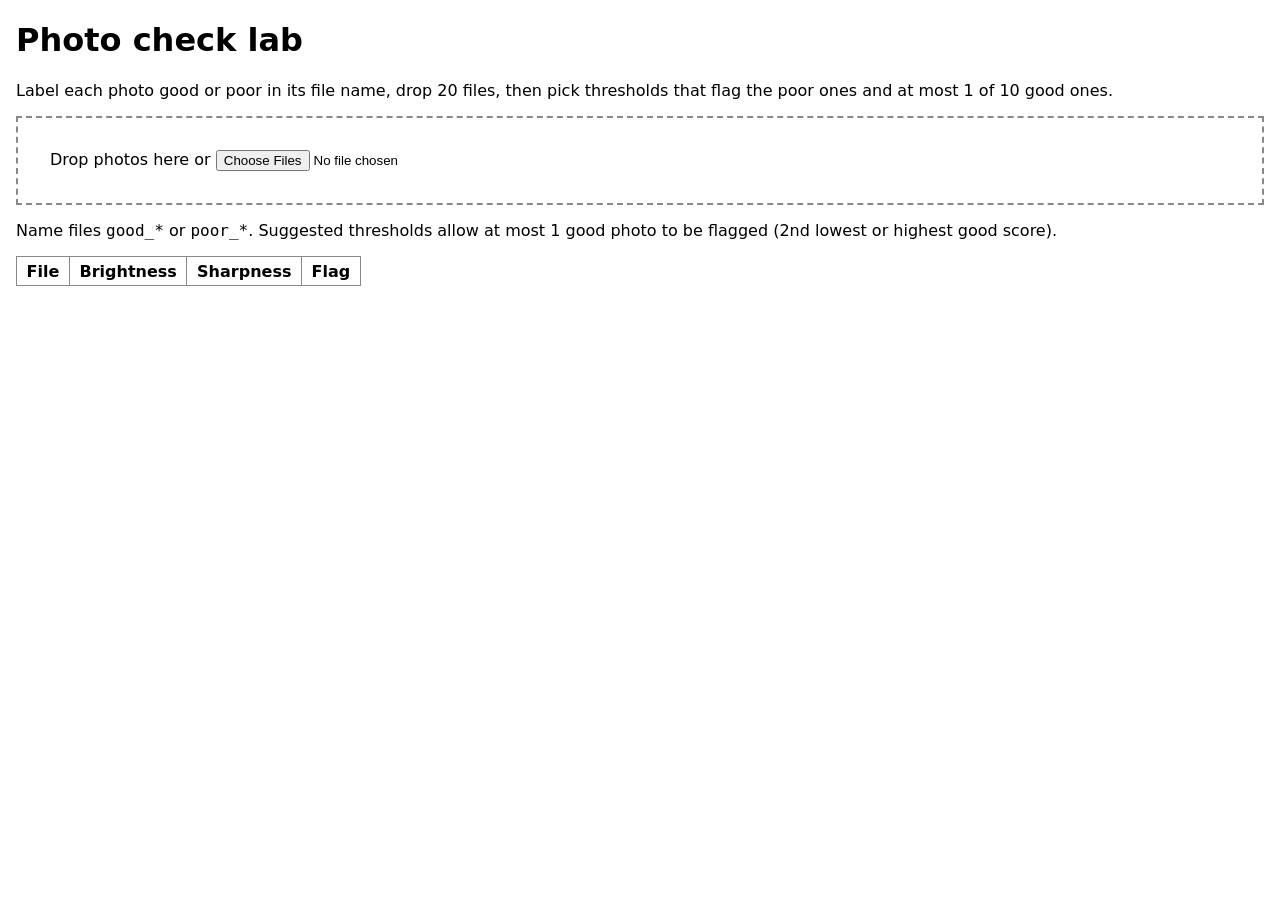
<file: frontend/design/photo_check_lab.html>
<!doctype html>
<!-- File: frontend/design/photo_check_lab.html (dev only). Drop photos; read brightness and sharpness. -->
<meta charset="utf-8"><title>Photo check lab</title>
<style>body{font:16px system-ui;margin:1rem}table{border-collapse:collapse}td,th{border:1px solid #888;padding:.3rem .6rem;text-align:end;font-variant-numeric:tabular-nums}#drop{border:2px dashed #888;padding:2rem;margin-block:1rem}</style>
<h1>Photo check lab</h1>
<p>Label each photo good or poor in its file name, drop 20 files, then pick thresholds that flag the poor ones and at most 1 of 10 good ones.</p>
<div id="drop" tabindex="0">Drop photos here or <input type="file" accept="image/*" multiple></div>
<p>Name files <code>good_*</code> or <code>poor_*</code>. Suggested thresholds allow at most 1 good photo to be flagged (2nd lowest or highest good score).</p>
<pre id="sug"></pre>
<table><thead><tr><th>File</th><th>Brightness</th><th>Sharpness</th><th>Flag</th></tr></thead><tbody id="rows"></tbody></table>
<script type="module">
import { scorePhoto } from "../js/features/photo-check.js";
const cfg = await fetch("../data/photo-check.json").then((r) => r.json());
const rows = document.getElementById("rows");
const all = [];
function suggest() {
  const good = all.filter((x) => /^good/i.test(x.name));
  const poor = all.filter((x) => /^poor/i.test(x.name));
  if (good.length < 3) { document.getElementById("sug").textContent = "Need good_* photos (10 recommended)."; return; }
  const asc = (k) => good.map((x) => x[k]).sort((a, b) => a - b);
  const second = (a) => a[Math.min(1, a.length - 1)];
  const sug = {
    dark_below: Math.floor(second(asc("b"))),
    bright_above: Math.ceil(second(asc("b").reverse())),
    blurry_below: Math.floor(second(asc("s")))
  };
  const caught = poor.filter((x) => x.b < sug.dark_below || x.b > sug.bright_above || x.s < sug.blurry_below).length;
  document.getElementById("sug").textContent = JSON.stringify(sug) + `\ngood: ${good.length}, poor: ${poor.length}, poor flagged: ${caught}`;
}

async function add(files) {
  for (const f of files) {
    const s = await scorePhoto(f, cfg.side);
    const flag = s.brightness < cfg.dark_below ? "dark" : s.brightness > cfg.bright_above ? "bright" : s.sharpness < cfg.blurry_below ? "blurry" : "";
    const tr = rows.insertRow();
    all.push({ name: f.name, b: s.brightness, s: s.sharpness });
    suggest();
    [f.name, s.brightness.toFixed(1), s.sharpness.toFixed(1), flag].forEach((v) => (tr.insertCell().textContent = v));
  }
}
const drop = document.getElementById("drop");
drop.addEventListener("dragover", (e) => e.preventDefault());
drop.addEventListener("drop", (e) => { e.preventDefault(); add(e.dataTransfer.files); });
drop.querySelector("input").addEventListener("change", (e) => add(e.target.files));
</script>
</file>
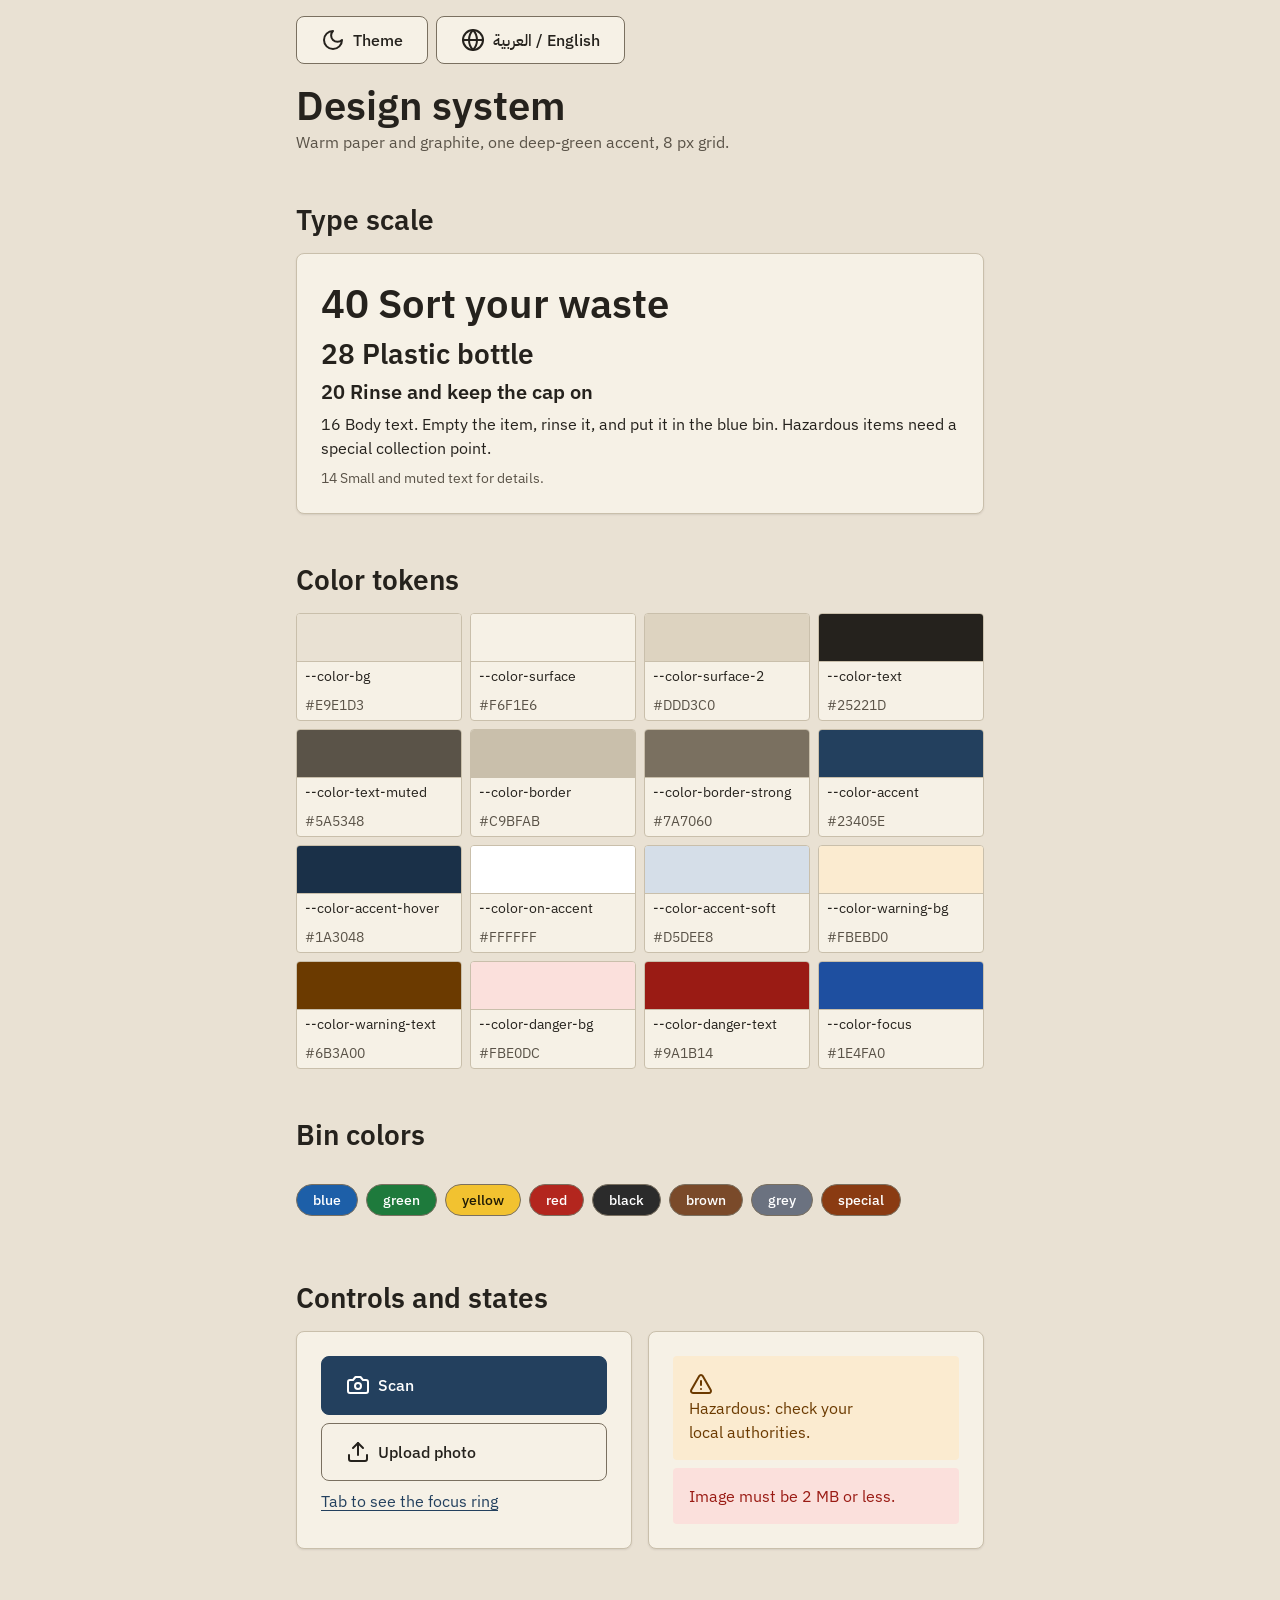
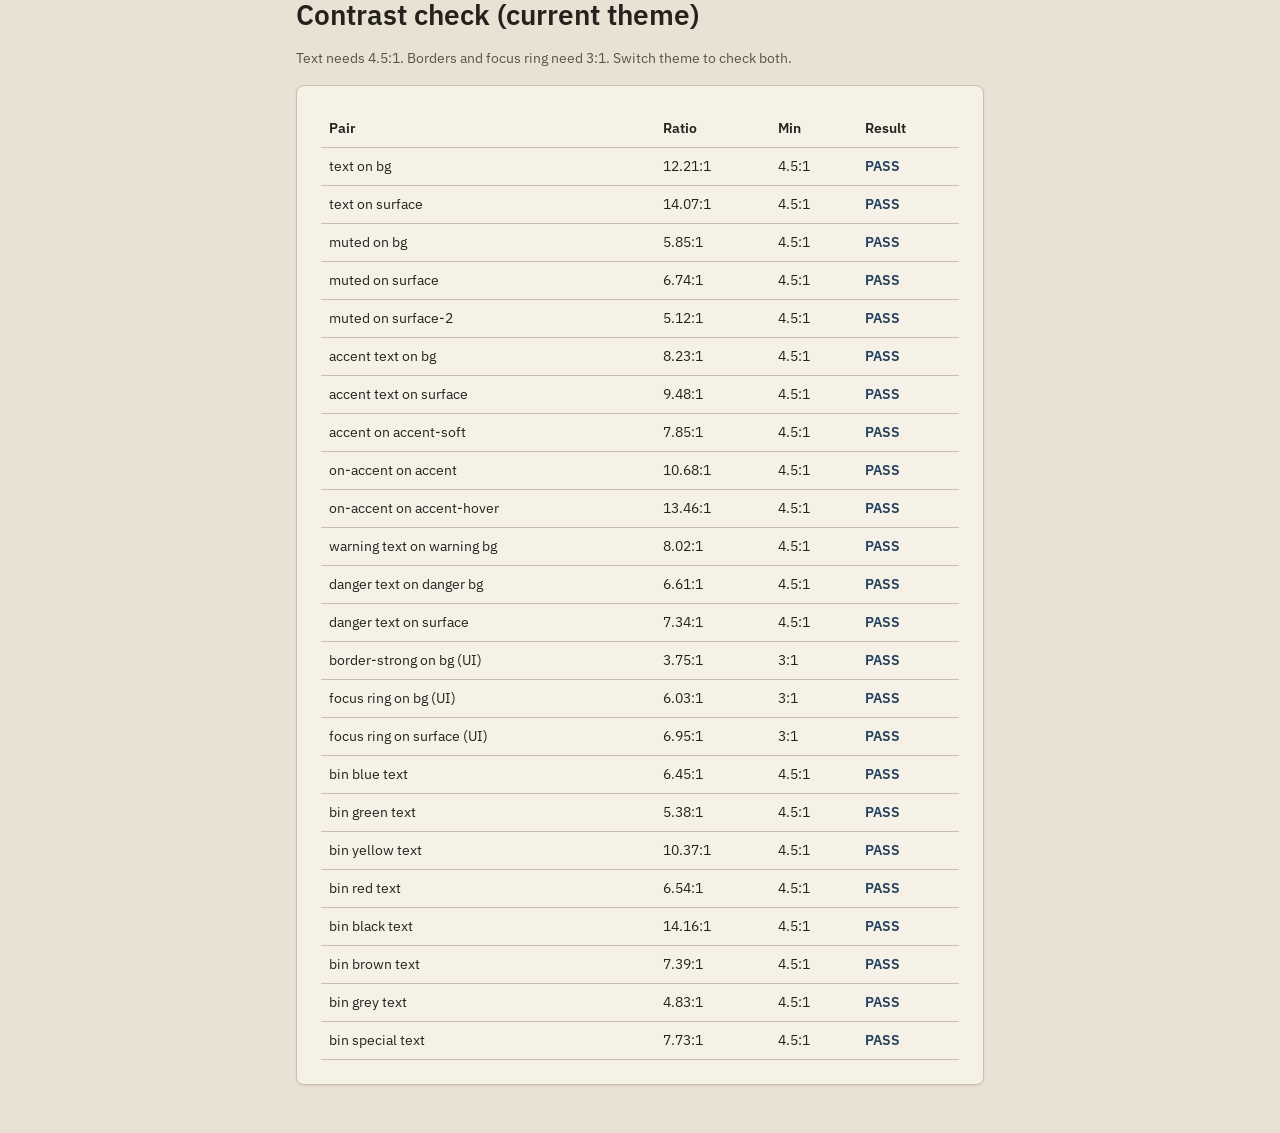
<file: frontend/design/preview.html>
<!-- File: frontend/design/preview.html -->
<!doctype html>
<!-- Design preview
     Design-system preview (not shipped to users). Serve over HTTP (cd frontend && python3 -m http.server 8000)
     and open /design/preview.html so the icon sprite and fonts load. Toggle theme and language;
     the contrast table recomputes from the live tokens. -->
<html lang="en" dir="ltr">
<head>
<meta charset="utf-8">
<meta name="viewport" content="width=device-width, initial-scale=1">
<title>Design system preview</title>
<link rel="stylesheet" href="../css/tokens.css">
<link rel="stylesheet" href="../css/base.css">
<style>
  /* Preview-only classes (not part of the shipped app) */
  .pv-bar { display: flex; flex-wrap: wrap; gap: var(--space-1); padding-block: var(--space-2); }
  .pv-btn { display: inline-flex; align-items: center; gap: var(--space-1); min-block-size: var(--target-min); padding-inline: var(--space-3); border: 1px solid var(--color-border-strong); border-radius: var(--radius-md); background: var(--color-surface); color: var(--color-text); font-weight: var(--fw-medium); transition: transform var(--dur-fast) var(--ease-out); }
  .pv-btn:active { transform: scale(0.98); }
  .pv-btn--primary { background: var(--color-accent); border-color: var(--color-accent); color: var(--color-on-accent); }
  .pv-btn--primary:hover { background: var(--color-accent-hover); }
  .pv-section { margin-block: var(--space-6); display: grid; gap: var(--space-2); }
  .pv-card { padding: var(--space-3); background: var(--color-surface); border: 1px solid var(--color-border); border-radius: var(--radius-md); box-shadow: var(--shadow-1); display: grid; gap: var(--space-1); }
  .pv-grid { display: grid; grid-template-columns: repeat(auto-fill, minmax(140px, 1fr)); gap: var(--space-1); }
  .pv-swatch { border: 1px solid var(--color-border); border-radius: var(--radius-sm); overflow: hidden; background: var(--color-surface); font-size: var(--fs-sm); }
  .pv-chip { block-size: var(--space-6); border-block-end: 1px solid var(--color-border); }
  .pv-swatch span { display: block; padding: var(--space-0) var(--space-1); }
  .pv-note { padding: var(--space-2); border-radius: var(--radius-sm); }
  .pv-warn { background: var(--color-warning-bg); color: var(--color-warning-text); }
  .pv-danger { background: var(--color-danger-bg); color: var(--color-danger-text); }
  .pv-table { inline-size: 100%; border-collapse: collapse; font-size: var(--fs-sm); }
  .pv-table th, .pv-table td { padding: var(--space-1); text-align: start; border-block-end: 1px solid var(--color-border); }
  .pv-pass { color: var(--color-accent); font-weight: var(--fw-semibold); }
  .pv-fail { color: var(--color-danger-text); font-weight: var(--fw-semibold); }
  .pv-grid2 { display: grid; gap: var(--space-2); }
  @media (min-width: 900px) { .pv-grid2 { grid-template-columns: 1fr 1fr; } }
</style>
</head>
<body>
<main class="container">
  <div class="pv-bar">
    <button class="pv-btn" id="btn-theme" type="button"><svg class="icon"><use href="../assets/icons.svg#moon"/></svg><span>Theme</span></button>
    <button class="pv-btn" id="btn-lang" type="button"><svg class="icon"><use href="../assets/icons.svg#globe"/></svg><span>العربية / English</span></button>
  </div>

  <h1 data-en="Design system" data-ar="نظام التصميم">Design system</h1>
  <p class="text-muted" data-en="Warm paper and graphite, one deep-green accent, 8 px grid." data-ar="ورق دافئ وجرافيت، لون أخضر داكن واحد، شبكة 8 بكسل.">Warm paper and graphite, one deep-green accent, 8 px grid.</p>

  <section class="pv-section" aria-labelledby="h-type">
    <h2 id="h-type" data-en="Type scale" data-ar="سلّم الخطوط">Type scale</h2>
    <div class="pv-card">
      <h1 data-en="40 Sort your waste" data-ar="٤٠ افرز نفاياتك">40 Sort your waste</h1>
      <h2 data-en="28 Plastic bottle" data-ar="٢٨ زجاجة بلاستيك">28 Plastic bottle</h2>
      <h3 data-en="20 Rinse and keep the cap on" data-ar="٢٠ اشطفها وأبقِ الغطاء">20 Rinse and keep the cap on</h3>
      <p data-en="16 Body text. Empty the item, rinse it, and put it in the blue bin. Hazardous items need a special collection point." data-ar="١٦ نص أساسي. أفرغ العبوة، اشطفها، وضعها في الحاوية الزرقاء. المواد الخطرة تحتاج إلى نقطة جمع خاصة.">16 Body text. Empty the item, rinse it, and put it in the blue bin. Hazardous items need a special collection point.</p>
      <p class="text-sm text-muted" data-en="14 Small and muted text for details." data-ar="١٤ نص صغير خافت للتفاصيل.">14 Small and muted text for details.</p>
    </div>
  </section>

  <section class="pv-section" aria-labelledby="h-color">
    <h2 id="h-color" data-en="Color tokens" data-ar="ألوان النظام">Color tokens</h2>
    <div class="pv-grid" id="swatches"></div>
  </section>

  <section class="pv-section" aria-labelledby="h-bins">
    <h2 id="h-bins" data-en="Bin colors" data-ar="ألوان الحاويات">Bin colors</h2>
    <div class="pv-bar" id="bins"></div>
  </section>

  <section class="pv-section" aria-labelledby="h-ui">
    <h2 id="h-ui" data-en="Controls and states" data-ar="عناصر التحكم والحالات">Controls and states</h2>
    <div class="pv-grid2">
      <div class="pv-card">
        <button class="pv-btn pv-btn--primary" type="button"><svg class="icon"><use href="../assets/icons.svg#camera"/></svg><span data-en="Scan" data-ar="مسح">Scan</span></button>
        <button class="pv-btn" type="button"><svg class="icon"><use href="../assets/icons.svg#upload"/></svg><span data-en="Upload photo" data-ar="رفع صورة">Upload photo</span></button>
        <a href="#h-ui" data-en="Tab to see the focus ring" data-ar="اضغط Tab لرؤية إطار التركيز">Tab to see the focus ring</a>
      </div>
      <div class="pv-card">
        <p class="pv-note pv-warn"><svg class="icon"><use href="../assets/icons.svg#triangle-alert"/></svg><span data-en="Hazardous: check your local authorities." data-ar="مواد خطرة: راجع الجهات المحلية.">Hazardous: check your local authorities.</span></p>
        <p class="pv-note pv-danger" data-en="Image must be 2 MB or less." data-ar="يجب ألا يتجاوز حجم الصورة 2 ميغابايت.">Image must be 2 MB or less.</p>
      </div>
    </div>
  </section>

  <section class="pv-section" aria-labelledby="h-ratio">
    <h2 id="h-ratio" data-en="Contrast check (current theme)" data-ar="فحص التباين (السمة الحالية)">Contrast check (current theme)</h2>
    <p class="text-sm text-muted" data-en="Text needs 4.5:1. Borders and focus ring need 3:1. Switch theme to check both." data-ar="النص يحتاج 4.5:1. الحدود وإطار التركيز يحتاجان 3:1. بدّل السمة لفحص الاثنتين.">Text needs 4.5:1. Borders and focus ring need 3:1. Switch theme to check both.</p>
    <div class="pv-card"><table class="pv-table"><thead><tr><th>Pair</th><th>Ratio</th><th>Min</th><th>Result</th></tr></thead><tbody id="ratios"></tbody></table></div>
  </section>
</main>

<script>
const root = document.documentElement;
const tok = (n) => getComputedStyle(root).getPropertyValue(n).trim();
const lum = (h) => {
  const c = [1, 3, 5].map((i) => { const v = parseInt(h.slice(i, i + 2), 16) / 255; return v <= 0.03928 ? v / 12.92 : ((v + 0.055) / 1.055) ** 2.4; });
  return 0.2126 * c[0] + 0.7152 * c[1] + 0.0722 * c[2];
};
const ratio = (a, b) => { const [x, y] = [lum(a), lum(b)].sort((p, q) => q - p); return (x + 0.05) / (y + 0.05); };
const bins = ["blue", "green", "yellow", "red", "black", "brown", "grey", "special"];
const colors = ["bg", "surface", "surface-2", "text", "text-muted", "border", "border-strong", "accent", "accent-hover", "on-accent", "accent-soft", "warning-bg", "warning-text", "danger-bg", "danger-text", "focus"];
const swatchCss = document.createElement("style");
swatchCss.textContent = colors.map((c) => ".pv-c-" + c + "{background:var(--color-" + c + ")}").join("");
document.head.append(swatchCss);
const pairs = [
  ["text on bg", "text", "bg", 4.5], ["text on surface", "text", "surface", 4.5],
  ["muted on bg", "text-muted", "bg", 4.5], ["muted on surface", "text-muted", "surface", 4.5],
  ["muted on surface-2", "text-muted", "surface-2", 4.5],
  ["accent text on bg", "accent", "bg", 4.5], ["accent text on surface", "accent", "surface", 4.5],
  ["accent on accent-soft", "accent", "accent-soft", 4.5],
  ["on-accent on accent", "on-accent", "accent", 4.5], ["on-accent on accent-hover", "on-accent", "accent-hover", 4.5],
  ["warning text on warning bg", "warning-text", "warning-bg", 4.5], ["danger text on danger bg", "danger-text", "danger-bg", 4.5],
  ["danger text on surface", "danger-text", "surface", 4.5],
  ["border-strong on bg (UI)", "border-strong", "bg", 3], ["focus ring on bg (UI)", "focus", "bg", 3],
  ["focus ring on surface (UI)", "focus", "surface", 3],
].map(([l, f, b, m]) => [l, "--color-" + f, "--color-" + b, m]);
bins.forEach((n) => pairs.push(["bin " + n + " text", "--bin-" + n + "-fg", "--bin-" + n + "-bg", 4.5]));

function el(tag, cls, text) { const e = document.createElement(tag); if (cls) e.className = cls; if (text !== undefined) e.textContent = text; return e; }

function build() {
  const sw = document.getElementById("swatches"); sw.replaceChildren();
  colors.forEach((c) => {
    const s = el("div", "pv-swatch"), chip = el("div", "pv-chip");
    chip.classList.add("pv-c-" + c);
    s.append(chip, el("span", "", "--color-" + c), el("span", "text-muted", tok("--color-" + c)));
    sw.append(s);
  });
  const bw = document.getElementById("bins"); bw.replaceChildren();
  bins.forEach((n) => bw.append(el("span", "bin bin--" + n, n)));
}

function check() {
  const body = document.getElementById("ratios"); body.replaceChildren();
  pairs.forEach(([label, f, b, min]) => {
    const r = ratio(tok(f), tok(b)), ok = r >= min, tr = el("tr");
    tr.append(el("td", "", label), el("td", "", r.toFixed(2) + ":1"), el("td", "", min + ":1"), el("td", ok ? "pv-pass" : "pv-fail", ok ? "PASS" : "FAIL"));
    body.append(tr);
  });
}

function effectiveTheme() {
  return root.dataset.theme || (matchMedia("(prefers-color-scheme: dark)").matches ? "dark" : "light");
}
function refresh() { build(); check(); }

document.getElementById("btn-theme").addEventListener("click", () => {
  root.dataset.theme = effectiveTheme() === "dark" ? "light" : "dark";
  refresh();
});
document.getElementById("btn-lang").addEventListener("click", () => {
  const ar = root.lang !== "ar";
  root.lang = ar ? "ar" : "en";
  root.dir = ar ? "rtl" : "ltr";
  document.querySelectorAll("[data-en]").forEach((n) => { n.textContent = n.dataset[ar ? "ar" : "en"]; });
});
matchMedia("(prefers-color-scheme: dark)").addEventListener("change", refresh);
refresh();
</script>
</body>
</html>
</file>
<file: frontend/css/tokens.css>
/* File: frontend/css/tokens.css */
/*
   Design tokens. D3 kraft and ink (D-020): light = kraft paper, dark = warm graphite, one ink-blue accent. Flat colors, no texture.
   Theme: data-theme="light|dark" on <html>; default is light.
   All colors are 6-digit hex (the preview page reads them to verify AA contrast). */

:root {
  color-scheme: light;

  /* Surfaces and text */
  --color-bg: #E9E1D3;
  --color-surface: #F6F1E6;
  --color-surface-2: #DDD3C0;
  --color-text: #25221D;
  --color-text-muted: #5A5348;
  --color-border: #C9BFAB;
  --color-border-strong: #7A7060;

  /* Brand accent (deep green) */
  --color-accent: #23405E;
  --color-accent-hover: #1A3048;
  --color-on-accent: #FFFFFF;
  --color-accent-soft: #D5DEE8;

  /* Status */
  --color-warning-bg: #FBEBD0;
  --color-warning-text: #6B3A00;
  --color-danger-bg: #FBE0DC;
  --color-danger-text: #9A1B14;

  /* Focus ring */
  --color-focus: #1E4FA0;

  /* Bin colors (semantic): -bg fill, -fg text on that fill */
  --bin-blue-bg: #1D5FA8;    --bin-blue-fg: #FFFFFF;
  --bin-green-bg: #1E7A3C;   --bin-green-fg: #FFFFFF;
  --bin-yellow-bg: #F2C230;  --bin-yellow-fg: #1F1A05;
  --bin-red-bg: #B3261E;     --bin-red-fg: #FFFFFF;
  --bin-black-bg: #2B2B2B;   --bin-black-fg: #FFFFFF;
  --bin-brown-bg: #7A4A2A;   --bin-brown-fg: #FFFFFF;
  --bin-grey-bg: #6B7280;    --bin-grey-fg: #FFFFFF;
  --bin-special-bg: #8A3B12; --bin-special-fg: #FFFFFF;

  --shadow-1: 0 1px 2px rgba(37, 34, 29, 0.10);
  --shadow-2: 0 4px 12px rgba(37, 34, 29, 0.12);
}

@media not all {
  :root:not([data-theme="light"]) {
    color-scheme: dark;
    --color-bg: #1B1916;
    --color-surface: #26231F;
    --color-surface-2: #322E28;
    --color-text: #EDE6D8;
    --color-text-muted: #AEA595;
    --color-border: #443F36;
    --color-border-strong: #8A8070;
    --color-accent: #8FB4DC;
    --color-accent-hover: #A9C6E6;
    --color-on-accent: #0C1826;
    --color-accent-soft: #22303F;
    --color-warning-bg: #3A2A10;
    --color-warning-text: #F5C77A;
    --color-danger-bg: #3D1B18;
    --color-danger-text: #F7A8A0;
    --color-focus: #9DBDF0;
    --bin-blue-bg: #6FA8F0;    --bin-blue-fg: #0B1A2E;
    --bin-green-bg: #5FBF7F;   --bin-green-fg: #07200F;
    --bin-yellow-bg: #F2C94C;  --bin-yellow-fg: #1F1A05;
    --bin-red-bg: #F28B82;     --bin-red-fg: #2A0A07;
    --bin-black-bg: #4A5054;   --bin-black-fg: #ECEAE4;
    --bin-brown-bg: #C99A74;   --bin-brown-fg: #2A1608;
    --bin-grey-bg: #A9B0BA;    --bin-grey-fg: #14181C;
    --bin-special-bg: #E39A6B; --bin-special-fg: #2A1204;
    --shadow-1: 0 1px 2px rgba(0, 0, 0, 0.40);
    --shadow-2: 0 4px 12px rgba(0, 0, 0, 0.45);
  }
}

:root[data-theme="dark"] {
  color-scheme: dark;
  --color-bg: #1B1916;
  --color-surface: #26231F;
  --color-surface-2: #322E28;
  --color-text: #EDE6D8;
  --color-text-muted: #AEA595;
  --color-border: #443F36;
  --color-border-strong: #8A8070;
  --color-accent: #8FB4DC;
  --color-accent-hover: #A9C6E6;
  --color-on-accent: #0C1826;
  --color-accent-soft: #22303F;
  --color-warning-bg: #3A2A10;
  --color-warning-text: #F5C77A;
  --color-danger-bg: #3D1B18;
  --color-danger-text: #F7A8A0;
  --color-focus: #9DBDF0;
  --bin-blue-bg: #6FA8F0;    --bin-blue-fg: #0B1A2E;
  --bin-green-bg: #5FBF7F;   --bin-green-fg: #07200F;
  --bin-yellow-bg: #F2C94C;  --bin-yellow-fg: #1F1A05;
  --bin-red-bg: #F28B82;     --bin-red-fg: #2A0A07;
  --bin-black-bg: #4A5054;   --bin-black-fg: #ECEAE4;
  --bin-brown-bg: #C99A74;   --bin-brown-fg: #2A1608;
  --bin-grey-bg: #A9B0BA;    --bin-grey-fg: #14181C;
  --bin-special-bg: #E39A6B; --bin-special-fg: #2A1204;
  --shadow-1: 0 1px 2px rgba(0, 0, 0, 0.40);
  --shadow-2: 0 4px 12px rgba(0, 0, 0, 0.45);
}

/* Theme-independent tokens */
:root {
  /* Type */
  --font-sans: "Plex Sans", "Plex Sans Arabic", system-ui, -apple-system, "Segoe UI", Roboto, Tahoma, sans-serif;
  --font-serif: "Newsreader", "Noto Naskh Arabic", "Noto Naskh Arabic Fallback", Georgia, "Times New Roman", serif;
  --fs-sm: 0.875rem;   /* 14 */
  --fs-base: 1rem;     /* 16 */
  --fs-lg: 1.25rem;    /* 20 */
  --fs-xl: 1.75rem;    /* 28 */
  --fs-2xl: 2.5rem;    /* 40 */
  --lh-body: 1.5;
  --lh-body-ar: 1.75;
  --lh-heading: 1.25;
  --lh-heading-ar: 1.5;
  --fw-regular: 400;
  --fw-medium: 500;
  --fw-semibold: 600;

  /* Spacing: 8 px grid (4 px half-step) */
  --space-0: 4px;
  --space-1: 8px;
  --space-2: 16px;
  --space-3: 24px;
  --space-4: 32px;
  --space-5: 40px;
  --space-6: 48px;
  --space-8: 64px;

  /* Shape and layout */
  --radius-sm: 4px;
  --radius-md: 8px;
  --radius-pill: 999px;
  --target-min: 48px;
  --container-max: 720px;
  --focus-width: 3px;
  --focus-offset: 2px;

  /* Motion: opacity/transform only */
  --dur-fast: 150ms;
  --dur-base: 250ms;
  --ease-out: cubic-bezier(0.2, 0.7, 0.2, 1);
}

/* M24: Arabic type scale. Arabic glyphs run large for their size, so 95% of the Latin scale with taller lines (IBM type scale). */
html[lang="ar"] {
  --fs-sm: 0.83rem;
  --fs-base: 0.95rem;
  --fs-lg: 1.19rem;
  --fs-xl: 1.66rem;
  --fs-2xl: 2.375rem;
  --lh-body-ar: 1.8;
  --lh-heading-ar: 1.55;
}

/* M24: high-contrast option. data-contrast="high" is set by js/contrast.js (saved choice, else prefers-contrast: more).
   Light first; dark blocks come later with higher specificity, so they win in dark. */
:root[data-contrast="high"] {
  --color-bg: #FFFFFF;
  --color-surface: #FFFFFF;
  --color-surface-2: #EDEDED;
  --color-text: #000000;
  --color-text-muted: #262626;
  --color-border: #000000;
  --color-border-strong: #000000;
  --color-accent: #0B2540;
  --color-accent-hover: #000000;
  --color-on-accent: #FFFFFF;
  --color-accent-soft: #E3EAF2;
  --color-warning-bg: #FFF3DC;
  --color-warning-text: #4A2800;
  --color-danger-bg: #FFE9E6;
  --color-danger-text: #7A0F0A;
  --color-focus: #0030C0;
}
:root[data-theme="dark"][data-contrast="high"] {
  --color-bg: #000000;
  --color-surface: #0D0D0D;
  --color-surface-2: #1F1F1F;
  --color-text: #FFFFFF;
  --color-text-muted: #E0E0E0;
  --color-border: #FFFFFF;
  --color-border-strong: #FFFFFF;
  --color-accent: #BFD8F5;
  --color-accent-hover: #FFFFFF;
  --color-on-accent: #000000;
  --color-accent-soft: #1A2A3A;
  --color-warning-bg: #2A1D08;
  --color-warning-text: #FFD58A;
  --color-danger-bg: #2E1210;
  --color-danger-text: #FFC2BC;
  --color-focus: #FFD84D;
}
@media not all {
  :root:not([data-theme="light"])[data-contrast="high"] {
    --color-bg: #000000;
    --color-surface: #0D0D0D;
    --color-surface-2: #1F1F1F;
    --color-text: #FFFFFF;
    --color-text-muted: #E0E0E0;
    --color-border: #FFFFFF;
    --color-border-strong: #FFFFFF;
    --color-accent: #BFD8F5;
    --color-accent-hover: #FFFFFF;
    --color-on-accent: #000000;
    --color-accent-soft: #1A2A3A;
    --color-warning-bg: #2A1D08;
    --color-warning-text: #FFD58A;
    --color-danger-bg: #2E1210;
    --color-danger-text: #FFC2BC;
    --color-focus: #FFD84D;
  }
}
</file>
<file: frontend/css/base.css>
/* File: frontend/css/base.css */
/*
   Fonts, reset, typography, focus ring, utilities. Logical properties only.
   Load after tokens.css. Font files live in ../assets/fonts/<family>/ with OFL.txt (D-020). */

@font-face {
  font-family: "Plex Sans";
  src: url("../assets/fonts/plex-sans/ibm-plex-sans-latin-400-normal.woff2") format("woff2");
  font-weight: 400;
  font-style: normal;
  font-display: swap;
}
@font-face {
  font-family: "Plex Sans";
  src: url("../assets/fonts/plex-sans/ibm-plex-sans-latin-500-normal.woff2") format("woff2");
  font-weight: 500;
  font-style: normal;
  font-display: swap;
}
@font-face {
  font-family: "Plex Sans";
  src: url("../assets/fonts/plex-sans/ibm-plex-sans-latin-600-normal.woff2") format("woff2");
  font-weight: 600;
  font-style: normal;
  font-display: swap;
}
@font-face {
  font-family: "Plex Sans Arabic";
  src: url("../assets/fonts/plex-sans-arabic/ibm-plex-sans-arabic-arabic-400-normal.woff2") format("woff2");
  font-weight: 400;
  font-style: normal;
  font-display: swap;
}
@font-face {
  font-family: "Plex Sans Arabic";
  src: url("../assets/fonts/plex-sans-arabic/ibm-plex-sans-arabic-arabic-500-normal.woff2") format("woff2");
  font-weight: 500;
  font-style: normal;
  font-display: swap;
}
@font-face {
  font-family: "Plex Sans Arabic";
  src: url("../assets/fonts/plex-sans-arabic/ibm-plex-sans-arabic-arabic-600-normal.woff2") format("woff2");
  font-weight: 600;
  font-style: normal;
  font-display: swap;
}
@font-face {
  font-family: "Newsreader";
  src: url("../assets/fonts/newsreader/newsreader-latin-500-normal.woff2") format("woff2");
  font-weight: 500;
  font-style: normal;
  font-display: swap;
}
@font-face {
  font-family: "Newsreader";
  src: url("../assets/fonts/newsreader/newsreader-latin-600-normal.woff2") format("woff2");
  font-weight: 600;
  font-style: normal;
  font-display: swap;
}
@font-face {
  font-family: "Noto Naskh Arabic";
  src: url("../assets/fonts/noto-naskh-arabic/noto-naskh-arabic-arabic-500-normal.woff2") format("woff2");
  font-weight: 500;
  font-style: normal;
  font-display: swap;
}
@font-face {
  font-family: "Noto Naskh Arabic";
  src: url("../assets/fonts/noto-naskh-arabic/noto-naskh-arabic-arabic-600-normal.woff2") format("woff2");
  font-weight: 600;
  font-style: normal;
  font-display: swap;
}
/* size-adjust fallbacks: limit layout shift while web fonts load */
@font-face { font-family: "Plex Sans Fallback"; src: local("Arial"), local("Helvetica"); size-adjust: 100%; ascent-override: 93%; descent-override: 25%; }
@font-face { font-family: "Noto Naskh Arabic Fallback"; src: local("Tahoma"), local("Arial"); size-adjust: 96%; }

/* Reset */
*, *::before, *::after { box-sizing: border-box; }
* { margin: 0; }
html { -webkit-text-size-adjust: 100%; text-size-adjust: 100%; }
img, svg, video, canvas { display: block; max-inline-size: 100%; }
button, input, select, textarea { font: inherit; color: inherit; }
button { cursor: pointer; }
:where(ul, ol) { padding-inline-start: var(--space-3); }

/* Document */
body {
  min-block-size: 100vh;
  background: var(--color-bg);
  color: var(--color-text);
  font-family: var(--font-sans);
  font-size: var(--fs-base);
  font-weight: var(--fw-regular);
  line-height: var(--lh-body);
  -webkit-font-smoothing: antialiased;
}
html[lang="ar"] body { line-height: var(--lh-body-ar); }
html[lang="ar"] { --font-sans: "Plex Sans Arabic", "Plex Sans", "Plex Sans Fallback", system-ui, "Segoe UI", Tahoma, sans-serif; }

/* Typography */
h1, h2, h3, h4 {
  font-weight: var(--fw-semibold);
  line-height: var(--lh-heading);
  text-wrap: balance;
}
html[lang="ar"] :is(h1, h2, h3, h4) { line-height: var(--lh-heading-ar); }
h1 { font-size: var(--fs-2xl); }
h2 { font-size: var(--fs-xl); }
h3 { font-size: var(--fs-lg); }
h4 { font-size: var(--fs-base); }
p { max-inline-size: 70ch; text-wrap: pretty; }
small, .text-sm { font-size: var(--fs-sm); }
.text-muted { color: var(--color-text-muted); }
a {
  color: var(--color-accent);
  text-underline-offset: 0.2em;
}
a:hover { color: var(--color-accent-hover); }
hr { border: 0; border-block-start: 1px solid var(--color-border); }

/* Keyboard focus */
:focus { outline: none; }
:focus-visible {
  outline: var(--focus-width) solid var(--color-focus);
  outline-offset: var(--focus-offset);
  border-radius: var(--radius-sm);
}

/* Layout helpers */
.container {
  inline-size: 100%;
  max-inline-size: var(--container-max);
  margin-inline: auto;
  padding-inline: var(--space-2);
}
.icon {
  inline-size: 1.5rem;
  block-size: 1.5rem;
  flex: none;
}
.visually-hidden {
  position: absolute;
  inline-size: 1px;
  block-size: 1px;
  margin: -1px;
  padding: 0;
  overflow: hidden;
  clip-path: inset(50%);
  white-space: nowrap;
  border: 0;
}

/* Bin chips: fill + readable text, 1px border so the chip is visible in both themes */
.bin {
  display: inline-flex;
  align-items: center;
  gap: var(--space-1);
  min-block-size: var(--space-4);
  padding-inline: var(--space-2);
  border: 1px solid var(--color-border-strong);
  border-radius: var(--radius-pill);
  font-size: var(--fs-sm);
  font-weight: var(--fw-medium);
}
.bin--blue    { background: var(--bin-blue-bg);    color: var(--bin-blue-fg); }
.bin--green   { background: var(--bin-green-bg);   color: var(--bin-green-fg); }
.bin--yellow  { background: var(--bin-yellow-bg);  color: var(--bin-yellow-fg); }
.bin--red     { background: var(--bin-red-bg);     color: var(--bin-red-fg); }
.bin--black   { background: var(--bin-black-bg);   color: var(--bin-black-fg); }
.bin--brown   { background: var(--bin-brown-bg);   color: var(--bin-brown-fg); }
.bin--grey    { background: var(--bin-grey-bg);    color: var(--bin-grey-fg); }
.bin--special { background: var(--bin-special-bg); color: var(--bin-special-fg); }

/* Reduced motion: no animation anywhere */
@media (prefers-reduced-motion: reduce) {
  *, *::before, *::after {
    animation-duration: 0.01ms !important;
    animation-iteration-count: 1 !important;
    transition-duration: 0.01ms !important;
    scroll-behavior: auto !important;
  }
}

/* Hide the shell until i18n.js applies the language (no English flash in the Arabic UI).
   The animation is a CSS-only failsafe: after 1.5 s the body shows even if scripts fail. */
html[data-i18n-pending] body { visibility: hidden; animation: i18n-reveal 0s 1.5s forwards; }
@keyframes i18n-reveal { to { visibility: visible; } }
</file>
